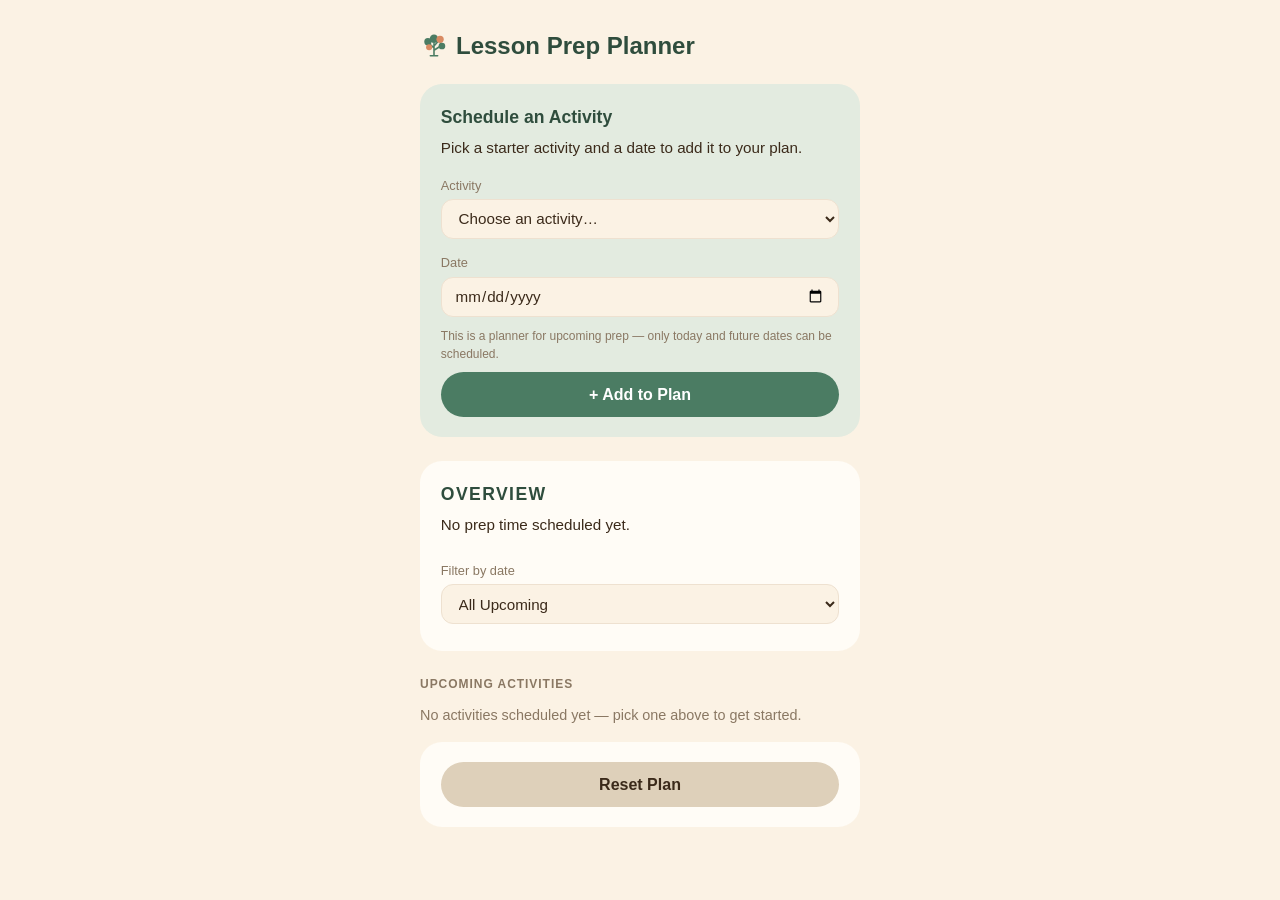
<file: index.html>
<!DOCTYPE html>
<html lang="en">
<head>
<meta charset="UTF-8">
<meta name="viewport" content="width=device-width, initial-scale=1.0">
<title>Lesson Prep Planner</title>
<link rel="stylesheet" href="styles.css">
</head>
<body>
<div class="phone-shell">
  <header class="brand">
    <span class="logo-mark" aria-hidden="true">
      <svg viewBox="0 0 46 46" role="presentation">
        <path d="M23 39V19M23 26l-8-7M23 23l8-9M23 30l11-7M17 39h12" stroke="#4b7c63" stroke-width="2.6" stroke-linecap="round" />
        <circle cx="13" cy="16" r="6" fill="#4b7c63" />
        <circle cx="23" cy="11" r="7" fill="#4b7c63" />
        <circle cx="33" cy="12" r="6" fill="#d98b62" />
        <circle cx="36" cy="23" r="5.5" fill="#4b7c63" />
        <circle cx="15" cy="25" r="5" fill="#d98b62" />
      </svg>
    </span>
    <h1>Lesson Prep Planner</h1>
  </header>

  <main>
    <section class="panel panel-mint" aria-labelledby="schedule-heading">
      <h2 id="schedule-heading">Schedule an Activity</h2>
      <p>Pick a starter activity and a date to add it to your plan.</p>

      <form id="schedule-form" novalidate>
        <label for="activity-select">Activity</label>
        <select id="activity-select" name="activity"></select>
        <span class="inline-error" id="activity-error" hidden></span>

        <label for="date-input">Date</label>
        <input type="date" id="date-input" name="date">
        <span class="inline-error" id="date-error" hidden></span>
        <span class="field-hint">This is a planner for upcoming prep — only today and future dates can be scheduled.</span>

        <button type="submit" class="pill-btn">+ Add to Plan</button>
      </form>
    </section>

    <section class="panel" aria-labelledby="overview-heading">
      <h2 id="overview-heading" class="section-label">Overview</h2>
      <div class="summary-chips" id="summary-chips"></div>

      <label for="date-filter">Filter by date</label>
      <select id="date-filter"></select>
    </section>

    <section aria-labelledby="activities-heading">
      <h2 id="activities-heading" class="section-label">Upcoming Activities</h2>
      <div id="activities-list"></div>
    </section>

    <section class="panel reset-panel" aria-label="Reset plan">
      <button type="button" id="reset-button" class="pill-btn pill-btn-silver">Reset Plan</button>
      <p class="empty-message" id="reset-confirmation" role="status" hidden>Plan reset.</p>
    </section>
  </main>
</div>

<script src="activities-data.js"></script>
<script src="app.js"></script>
</body>
</html>
</file>
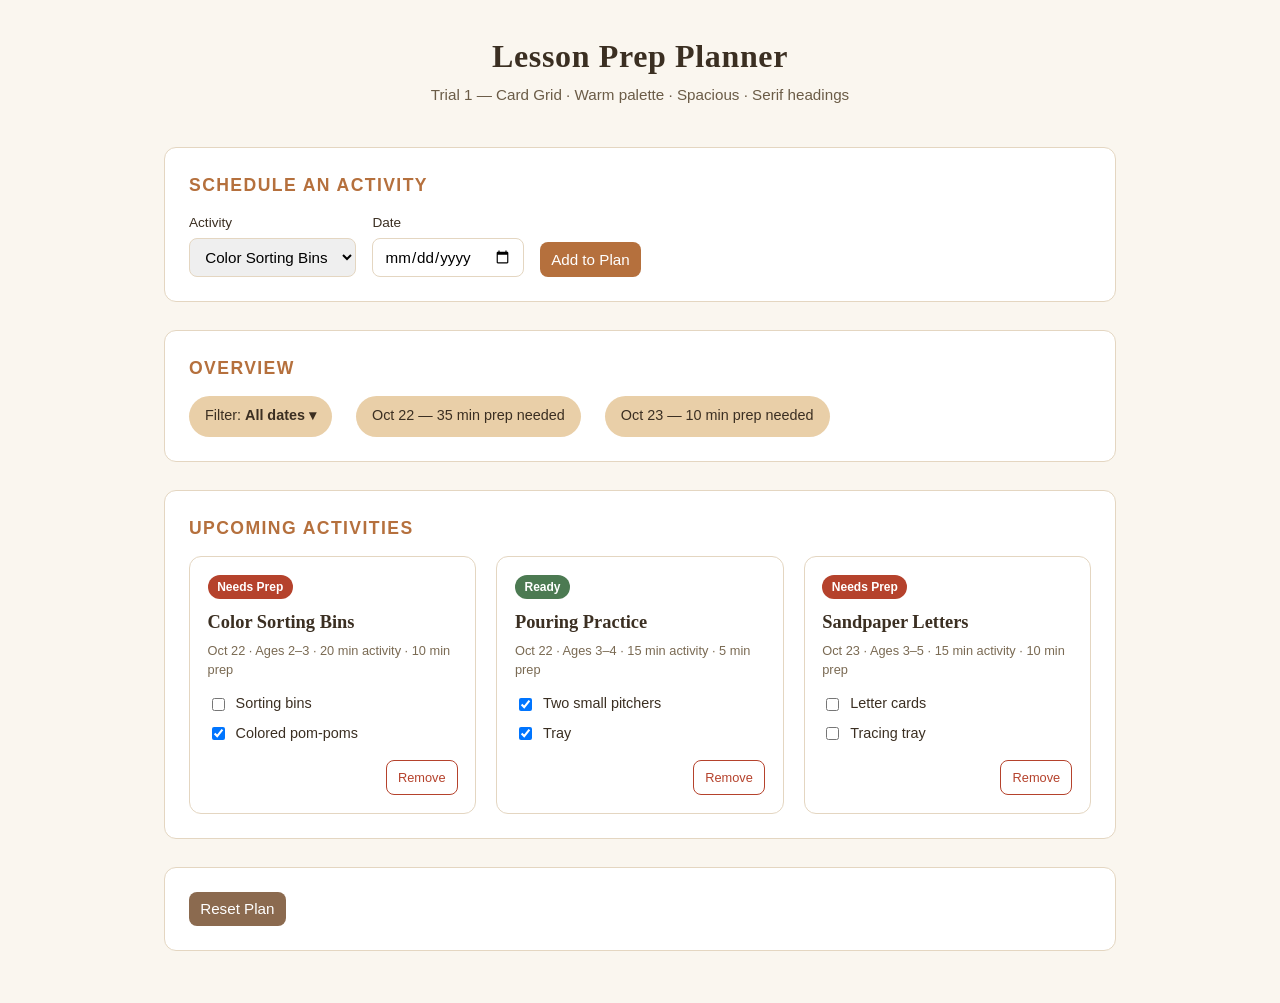
<file: design-trials/trial-1-cards.html>
<!DOCTYPE html>
<html lang="en">
<head>
<meta charset="UTF-8">
<meta name="viewport" content="width=device-width, initial-scale=1.0">
<title>Trial 1 — Card Grid (Warm/Spacious)</title>
<style>
  :root {
    --bg: #faf6ef;
    --panel: #ffffff;
    --ink: #3b2f22;
    --accent: #b5703d;
    --accent-soft: #e9cfa8;
    --ready: #4c7a52;
    --needs-prep: #b5422c;
    --border: #e4d6c1;
  }
  * { box-sizing: border-box; }
  body {
    margin: 0;
    font-family: Georgia, 'Times New Roman', serif;
    background: var(--bg);
    color: var(--ink);
    line-height: 1.5;
  }
  header {
    padding: 2rem 1.5rem 1rem;
    text-align: center;
  }
  header h1 {
    margin: 0 0 0.25rem;
    font-size: 2rem;
    letter-spacing: 0.02em;
  }
  header p {
    margin: 0;
    color: #6b5c47;
    font-family: Verdana, sans-serif;
    font-size: 0.95rem;
  }
  main {
    max-width: 1000px;
    margin: 0 auto;
    padding: 1.5rem;
  }
  .panel {
    background: var(--panel);
    border: 1px solid var(--border);
    border-radius: 12px;
    padding: 1.5rem;
    margin-bottom: 1.75rem;
  }
  .panel h2 {
    font-size: 1.1rem;
    margin-top: 0;
    font-family: Verdana, sans-serif;
    text-transform: uppercase;
    letter-spacing: 0.08em;
    color: var(--accent);
  }
  .controls-row {
    display: flex;
    flex-wrap: wrap;
    gap: 1rem;
    align-items: flex-end;
    font-family: Verdana, sans-serif;
  }
  label { display: block; font-size: 0.85rem; margin-bottom: 0.3rem; }
  select, input, button {
    font-family: Verdana, sans-serif;
    font-size: 0.95rem;
    padding: 0.55rem 0.7rem;
    border-radius: 8px;
    border: 1px solid var(--border);
  }
  button {
    background: var(--accent);
    color: white;
    border: none;
    cursor: pointer;
  }
  .summary-strip {
    display: flex;
    gap: 1.5rem;
    flex-wrap: wrap;
    font-family: Verdana, sans-serif;
  }
  .summary-chip {
    background: var(--accent-soft);
    padding: 0.6rem 1rem;
    border-radius: 999px;
    font-size: 0.9rem;
  }
  .card-grid {
    display: grid;
    grid-template-columns: repeat(auto-fit, minmax(260px, 1fr));
    gap: 1.25rem;
  }
  .activity-card {
    background: var(--panel);
    border: 1px solid var(--border);
    border-radius: 12px;
    padding: 1.1rem;
  }
  .activity-card h3 {
    margin: 0 0 0.3rem;
    font-size: 1.15rem;
  }
  .meta {
    font-family: Verdana, sans-serif;
    font-size: 0.8rem;
    color: #7a6a53;
    margin-bottom: 0.6rem;
  }
  .status-badge {
    display: inline-block;
    font-family: Verdana, sans-serif;
    font-size: 0.75rem;
    font-weight: bold;
    padding: 0.2rem 0.6rem;
    border-radius: 999px;
    color: white;
    margin-bottom: 0.6rem;
  }
  .status-ready { background: var(--ready); }
  .status-needs-prep { background: var(--needs-prep); }
  .materials-list {
    font-family: Verdana, sans-serif;
    font-size: 0.9rem;
    list-style: none;
    padding: 0;
    margin: 0 0 0.75rem;
  }
  .materials-list li {
    display: flex;
    align-items: center;
    gap: 0.5rem;
    padding: 0.25rem 0;
  }
  .card-actions {
    display: flex;
    justify-content: flex-end;
  }
  .card-actions button {
    background: transparent;
    color: var(--needs-prep);
    border: 1px solid var(--needs-prep);
    font-size: 0.8rem;
  }
</style>
</head>
<body>
<header>
  <h1>Lesson Prep Planner</h1>
  <p>Trial 1 — Card Grid · Warm palette · Spacious · Serif headings</p>
</header>
<main>
  <section class="panel">
    <h2>Schedule an Activity</h2>
    <div class="controls-row">
      <div>
        <label for="activity">Activity</label>
        <select id="activity"><option>Color Sorting Bins</option></select>
      </div>
      <div>
        <label for="date">Date</label>
        <input id="date" type="date">
      </div>
      <button type="button">Add to Plan</button>
    </div>
  </section>

  <section class="panel">
    <h2>Overview</h2>
    <div class="summary-strip">
      <span class="summary-chip">Filter: <strong>All dates ▾</strong></span>
      <span class="summary-chip">Oct 22 — 35 min prep needed</span>
      <span class="summary-chip">Oct 23 — 10 min prep needed</span>
    </div>
  </section>

  <section class="panel">
    <h2>Upcoming Activities</h2>
    <div class="card-grid">
      <article class="activity-card">
        <span class="status-badge status-needs-prep">Needs Prep</span>
        <h3>Color Sorting Bins</h3>
        <div class="meta">Oct 22 · Ages 2–3 · 20 min activity · 10 min prep</div>
        <ul class="materials-list">
          <li><input type="checkbox"> Sorting bins</li>
          <li><input type="checkbox" checked> Colored pom-poms</li>
        </ul>
        <div class="card-actions"><button type="button">Remove</button></div>
      </article>
      <article class="activity-card">
        <span class="status-badge status-ready">Ready</span>
        <h3>Pouring Practice</h3>
        <div class="meta">Oct 22 · Ages 3–4 · 15 min activity · 5 min prep</div>
        <ul class="materials-list">
          <li><input type="checkbox" checked> Two small pitchers</li>
          <li><input type="checkbox" checked> Tray</li>
        </ul>
        <div class="card-actions"><button type="button">Remove</button></div>
      </article>
      <article class="activity-card">
        <span class="status-badge status-needs-prep">Needs Prep</span>
        <h3>Sandpaper Letters</h3>
        <div class="meta">Oct 23 · Ages 3–5 · 15 min activity · 10 min prep</div>
        <ul class="materials-list">
          <li><input type="checkbox"> Letter cards</li>
          <li><input type="checkbox"> Tracing tray</li>
        </ul>
        <div class="card-actions"><button type="button">Remove</button></div>
      </article>
    </div>
  </section>

  <section class="panel">
    <button type="button" style="background:#8b6a4f;">Reset Plan</button>
  </section>
</main>
</body>
</html>
</file>
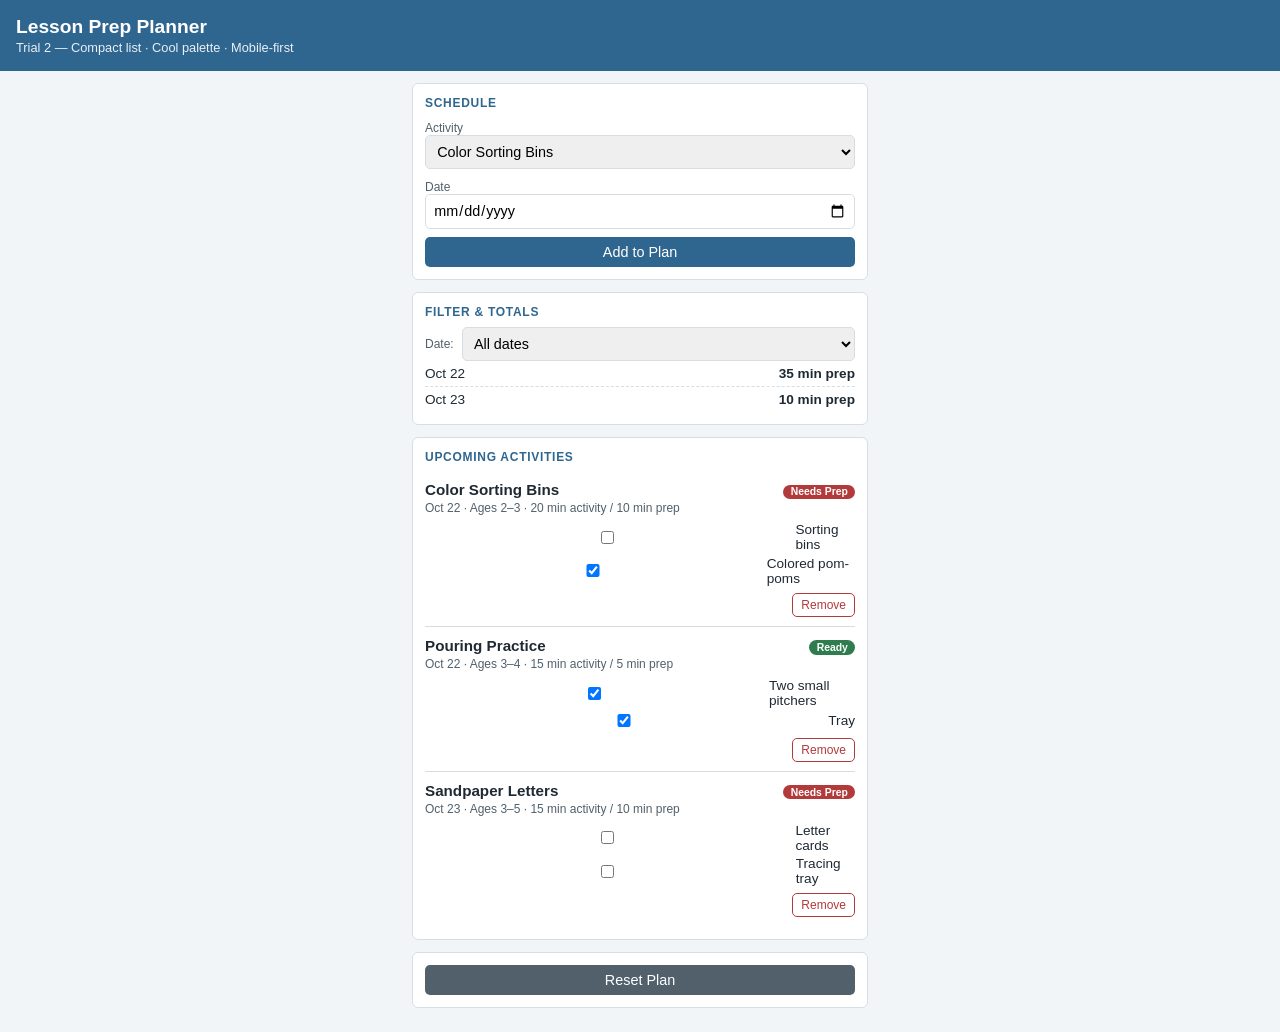
<file: design-trials/trial-2-list.html>
<!DOCTYPE html>
<html lang="en">
<head>
<meta charset="UTF-8">
<meta name="viewport" content="width=device-width, initial-scale=1.0">
<title>Trial 2 — Compact List (Mobile-first)</title>
<style>
  :root {
    --bg: #f2f5f7;
    --panel: #ffffff;
    --ink: #1f2933;
    --accent: #2f6690;
    --ready: #2f7d4f;
    --needs-prep: #b23a3a;
    --border: #d7dee3;
  }
  * { box-sizing: border-box; }
  body {
    margin: 0;
    font-family: -apple-system, 'Helvetica Neue', Arial, sans-serif;
    background: var(--bg);
    color: var(--ink);
    font-size: 15px;
  }
  header {
    background: var(--accent);
    color: white;
    padding: 1rem;
    position: sticky;
    top: 0;
  }
  header h1 { margin: 0; font-size: 1.2rem; }
  header p { margin: 0.1rem 0 0; font-size: 0.8rem; opacity: 0.9; }
  main {
    max-width: 480px;
    margin: 0 auto;
    padding: 0.75rem;
  }
  .panel {
    background: var(--panel);
    border: 1px solid var(--border);
    border-radius: 6px;
    padding: 0.75rem;
    margin-bottom: 0.75rem;
  }
  .panel h2 {
    font-size: 0.75rem;
    text-transform: uppercase;
    letter-spacing: 0.06em;
    color: var(--accent);
    margin: 0 0 0.5rem;
  }
  .form-row {
    display: flex;
    flex-direction: column;
    gap: 0.5rem;
  }
  label { font-size: 0.75rem; color: #51606b; }
  select, input, button {
    font-family: inherit;
    font-size: 0.9rem;
    padding: 0.45rem;
    border-radius: 5px;
    border: 1px solid var(--border);
    width: 100%;
  }
  button {
    background: var(--accent);
    color: white;
    border: none;
  }
  .filter-row {
    display: flex;
    gap: 0.5rem;
    align-items: center;
  }
  .filter-row select { width: auto; flex: 1; }
  .totals {
    display: flex;
    justify-content: space-between;
    font-size: 0.85rem;
    padding: 0.3rem 0;
    border-bottom: 1px dashed var(--border);
  }
  .totals:last-child { border-bottom: none; }
  .activity-row {
    border-bottom: 1px solid var(--border);
    padding: 0.6rem 0;
  }
  .activity-row:last-child { border-bottom: none; }
  .row-top {
    display: flex;
    justify-content: space-between;
    align-items: baseline;
  }
  .row-top h3 { margin: 0; font-size: 0.95rem; }
  .status-pill {
    font-size: 0.65rem;
    font-weight: bold;
    padding: 0.1rem 0.45rem;
    border-radius: 999px;
    color: white;
  }
  .status-ready { background: var(--ready); }
  .status-needs-prep { background: var(--needs-prep); }
  .meta { font-size: 0.75rem; color: #51606b; margin: 0.15rem 0 0.35rem; }
  .materials-list {
    list-style: none;
    padding: 0;
    margin: 0 0 0.35rem;
    font-size: 0.85rem;
  }
  .materials-list li { display: flex; gap: 0.4rem; align-items: center; padding: 0.1rem 0; }
  .row-actions { text-align: right; }
  .row-actions button {
    width: auto;
    background: none;
    color: var(--needs-prep);
    border: 1px solid var(--needs-prep);
    font-size: 0.75rem;
    padding: 0.25rem 0.5rem;
  }
</style>
</head>
<body>
<header>
  <h1>Lesson Prep Planner</h1>
  <p>Trial 2 — Compact list · Cool palette · Mobile-first</p>
</header>
<main>
  <section class="panel">
    <h2>Schedule</h2>
    <div class="form-row">
      <div>
        <label for="activity">Activity</label>
        <select id="activity"><option>Color Sorting Bins</option></select>
      </div>
      <div>
        <label for="date">Date</label>
        <input id="date" type="date">
      </div>
      <button type="button">Add to Plan</button>
    </div>
  </section>

  <section class="panel">
    <h2>Filter &amp; Totals</h2>
    <div class="filter-row">
      <label for="filter">Date:</label>
      <select id="filter"><option>All dates</option><option>Oct 22</option><option>Oct 23</option></select>
    </div>
    <div class="totals"><span>Oct 22</span><strong>35 min prep</strong></div>
    <div class="totals"><span>Oct 23</span><strong>10 min prep</strong></div>
  </section>

  <section class="panel">
    <h2>Upcoming Activities</h2>
    <div class="activity-row">
      <div class="row-top">
        <h3>Color Sorting Bins</h3>
        <span class="status-pill status-needs-prep">Needs Prep</span>
      </div>
      <div class="meta">Oct 22 · Ages 2–3 · 20 min activity / 10 min prep</div>
      <ul class="materials-list">
        <li><input type="checkbox"> Sorting bins</li>
        <li><input type="checkbox" checked> Colored pom-poms</li>
      </ul>
      <div class="row-actions"><button type="button">Remove</button></div>
    </div>
    <div class="activity-row">
      <div class="row-top">
        <h3>Pouring Practice</h3>
        <span class="status-pill status-ready">Ready</span>
      </div>
      <div class="meta">Oct 22 · Ages 3–4 · 15 min activity / 5 min prep</div>
      <ul class="materials-list">
        <li><input type="checkbox" checked> Two small pitchers</li>
        <li><input type="checkbox" checked> Tray</li>
      </ul>
      <div class="row-actions"><button type="button">Remove</button></div>
    </div>
    <div class="activity-row">
      <div class="row-top">
        <h3>Sandpaper Letters</h3>
        <span class="status-pill status-needs-prep">Needs Prep</span>
      </div>
      <div class="meta">Oct 23 · Ages 3–5 · 15 min activity / 10 min prep</div>
      <ul class="materials-list">
        <li><input type="checkbox"> Letter cards</li>
        <li><input type="checkbox"> Tracing tray</li>
      </ul>
      <div class="row-actions"><button type="button">Remove</button></div>
    </div>
  </section>

  <section class="panel">
    <button type="button" style="background:#51606b;">Reset Plan</button>
  </section>
</main>
</body>
</html>
</file>
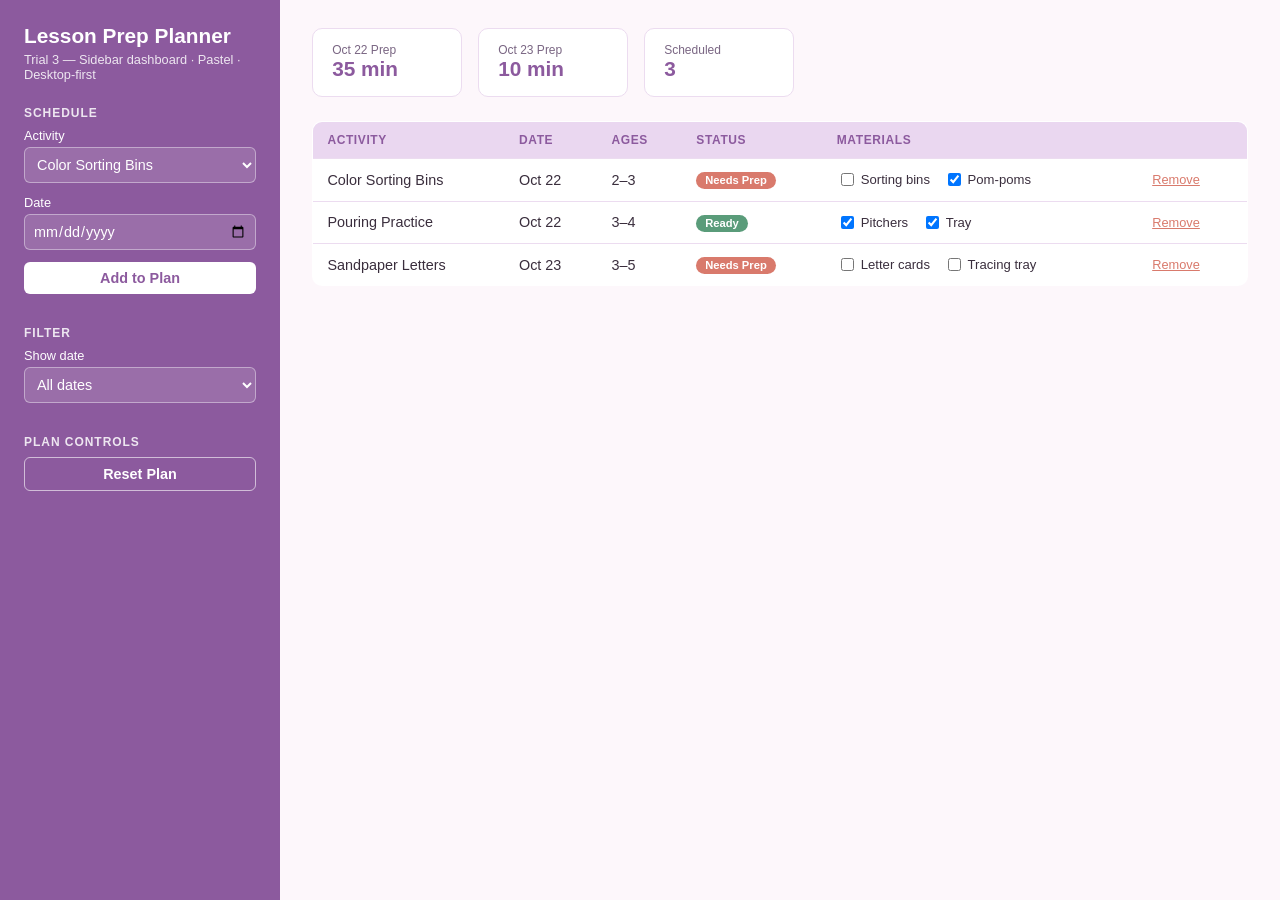
<file: design-trials/trial-3-dashboard.html>
<!DOCTYPE html>
<html lang="en">
<head>
<meta charset="UTF-8">
<meta name="viewport" content="width=device-width, initial-scale=1.0">
<title>Trial 3 — Sidebar Dashboard (Desktop-first, Pastel)</title>
<style>
  :root {
    --bg: #fdf7fb;
    --panel: #ffffff;
    --ink: #3a2e3d;
    --accent: #8c5a9e;
    --accent-light: #ead7f0;
    --ready: #5a9c7a;
    --needs-prep: #d97a6c;
    --border: #ecdcf0;
  }
  * { box-sizing: border-box; }
  body {
    margin: 0;
    font-family: 'Trebuchet MS', Verdana, sans-serif;
    background: var(--bg);
    color: var(--ink);
  }
  .layout {
    display: grid;
    grid-template-columns: 280px 1fr;
    min-height: 100vh;
  }
  aside {
    background: var(--accent);
    color: white;
    padding: 1.5rem;
  }
  aside h1 { font-size: 1.3rem; margin: 0 0 0.25rem; }
  aside p.tagline { font-size: 0.8rem; opacity: 0.85; margin: 0 0 1.5rem; }
  aside h2 {
    font-size: 0.75rem;
    text-transform: uppercase;
    letter-spacing: 0.08em;
    opacity: 0.85;
    margin: 1.25rem 0 0.5rem;
  }
  aside label { display: block; font-size: 0.8rem; margin-bottom: 0.25rem; }
  aside select, aside input, aside button {
    width: 100%;
    font-family: inherit;
    font-size: 0.9rem;
    padding: 0.5rem;
    border-radius: 6px;
    border: 1px solid rgba(255,255,255,0.4);
    margin-bottom: 0.75rem;
    background: rgba(255,255,255,0.12);
    color: white;
  }
  aside select option { color: #333; }
  aside button {
    background: white;
    color: var(--accent);
    font-weight: bold;
    border: none;
    cursor: pointer;
  }
  .reset-btn { background: transparent !important; color: white !important; border: 1px solid rgba(255,255,255,0.6) !important; }
  main {
    padding: 1.75rem 2rem;
  }
  .summary-cards {
    display: flex;
    gap: 1rem;
    margin-bottom: 1.5rem;
    flex-wrap: wrap;
  }
  .summary-card {
    background: var(--panel);
    border: 1px solid var(--border);
    border-radius: 10px;
    padding: 0.9rem 1.2rem;
    min-width: 150px;
  }
  .summary-card .label { font-size: 0.75rem; color: #7a6683; }
  .summary-card .value { font-size: 1.3rem; font-weight: bold; color: var(--accent); }
  table.activity-table {
    width: 100%;
    border-collapse: collapse;
    background: var(--panel);
    border: 1px solid var(--border);
    border-radius: 10px;
    overflow: hidden;
  }
  table.activity-table th, table.activity-table td {
    text-align: left;
    padding: 0.7rem 0.9rem;
    border-bottom: 1px solid var(--border);
    font-size: 0.9rem;
  }
  table.activity-table th {
    background: var(--accent-light);
    font-size: 0.75rem;
    text-transform: uppercase;
    letter-spacing: 0.05em;
    color: var(--accent);
  }
  .status-tag {
    font-size: 0.7rem;
    font-weight: bold;
    padding: 0.15rem 0.55rem;
    border-radius: 999px;
    color: white;
  }
  .status-ready { background: var(--ready); }
  .status-needs-prep { background: var(--needs-prep); }
  .materials-inline label { display: inline-flex; align-items: center; gap: 0.25rem; margin-right: 0.6rem; font-size: 0.82rem; }
  .remove-link {
    background: none;
    border: none;
    color: var(--needs-prep);
    text-decoration: underline;
    cursor: pointer;
    font-size: 0.8rem;
  }
  @media (max-width: 720px) {
    .layout { grid-template-columns: 1fr; }
    aside { order: 2; }
  }
</style>
</head>
<body>
<div class="layout">
  <aside>
    <h1>Lesson Prep Planner</h1>
    <p class="tagline">Trial 3 — Sidebar dashboard · Pastel · Desktop-first</p>

    <h2>Schedule</h2>
    <label for="activity">Activity</label>
    <select id="activity"><option>Color Sorting Bins</option></select>
    <label for="date">Date</label>
    <input id="date" type="date">
    <button type="button">Add to Plan</button>

    <h2>Filter</h2>
    <label for="filter">Show date</label>
    <select id="filter"><option>All dates</option><option>Oct 22</option><option>Oct 23</option></select>

    <h2>Plan Controls</h2>
    <button type="button" class="reset-btn">Reset Plan</button>
  </aside>
  <main>
    <div class="summary-cards">
      <div class="summary-card"><div class="label">Oct 22 Prep</div><div class="value">35 min</div></div>
      <div class="summary-card"><div class="label">Oct 23 Prep</div><div class="value">10 min</div></div>
      <div class="summary-card"><div class="label">Scheduled</div><div class="value">3</div></div>
    </div>
    <table class="activity-table">
      <thead>
        <tr><th>Activity</th><th>Date</th><th>Ages</th><th>Status</th><th>Materials</th><th></th></tr>
      </thead>
      <tbody>
        <tr>
          <td>Color Sorting Bins</td>
          <td>Oct 22</td>
          <td>2–3</td>
          <td><span class="status-tag status-needs-prep">Needs Prep</span></td>
          <td class="materials-inline">
            <label><input type="checkbox"> Sorting bins</label>
            <label><input type="checkbox" checked> Pom-poms</label>
          </td>
          <td><button type="button" class="remove-link">Remove</button></td>
        </tr>
        <tr>
          <td>Pouring Practice</td>
          <td>Oct 22</td>
          <td>3–4</td>
          <td><span class="status-tag status-ready">Ready</span></td>
          <td class="materials-inline">
            <label><input type="checkbox" checked> Pitchers</label>
            <label><input type="checkbox" checked> Tray</label>
          </td>
          <td><button type="button" class="remove-link">Remove</button></td>
        </tr>
        <tr>
          <td>Sandpaper Letters</td>
          <td>Oct 23</td>
          <td>3–5</td>
          <td><span class="status-tag status-needs-prep">Needs Prep</span></td>
          <td class="materials-inline">
            <label><input type="checkbox"> Letter cards</label>
            <label><input type="checkbox"> Tracing tray</label>
          </td>
          <td><button type="button" class="remove-link">Remove</button></td>
        </tr>
      </tbody>
    </table>
  </main>
</div>
</body>
</html>
</file>
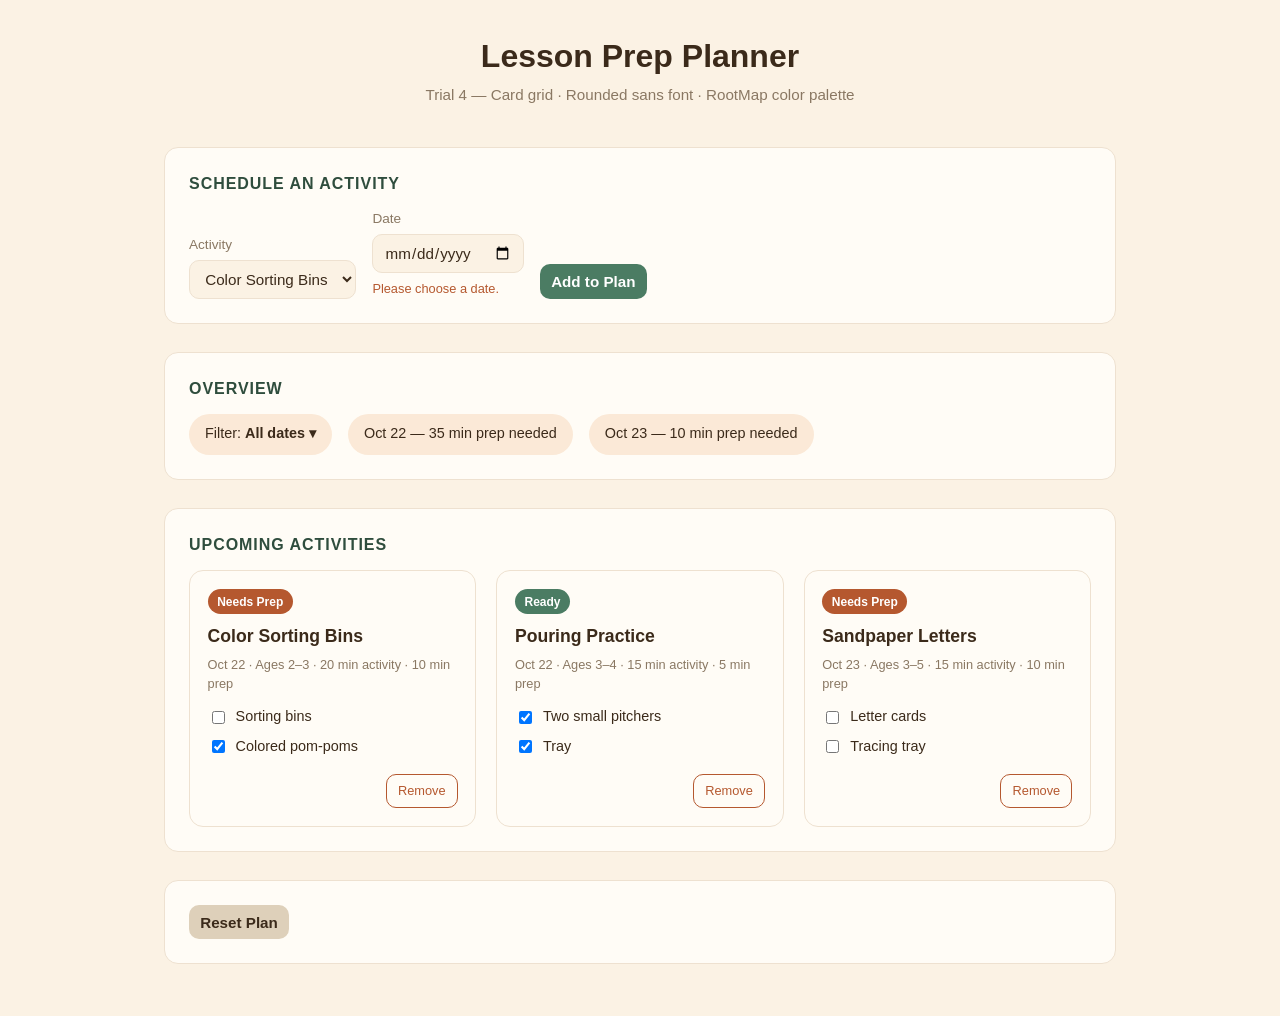
<file: design-trials/trial-4-final-direction.html>
<!DOCTYPE html>
<html lang="en">
<head>
<meta charset="UTF-8">
<meta name="viewport" content="width=device-width, initial-scale=1.0">
<title>Trial 4 — Final Direction (Cards + Rounded Sans + RootMap Colors)</title>
<style>
  :root {
    --bg: #fbf2e4;
    --card: #fffcf6;
    --elevated: #eef1e6;
    --primary: #4b7c63;
    --primary-dark: #2f4d3d;
    --danger: #b5582f;
    --apricot: #fbe9d7;
    --silver: #ded0ba;
    --text: #3b2a1a;
    --muted: #8a7863;
    --border: #eee1d0;
    --on-primary: #ffffff;
  }
  * { box-sizing: border-box; }
  body {
    margin: 0;
    font-family: 'Trebuchet MS', Verdana, sans-serif;
    background: var(--bg);
    color: var(--text);
    line-height: 1.5;
  }
  header {
    padding: 2rem 1.5rem 1rem;
    text-align: center;
  }
  header h1 {
    margin: 0 0 0.25rem;
    font-size: 2rem;
  }
  header p {
    margin: 0;
    color: var(--muted);
    font-size: 0.95rem;
  }
  main {
    max-width: 1000px;
    margin: 0 auto;
    padding: 1.5rem;
  }
  .panel {
    background: var(--card);
    border: 1px solid var(--border);
    border-radius: 14px;
    padding: 1.5rem;
    margin-bottom: 1.75rem;
  }
  .panel h2 {
    font-size: 1rem;
    margin-top: 0;
    text-transform: uppercase;
    letter-spacing: 0.06em;
    color: var(--primary-dark);
  }
  .controls-row {
    display: flex;
    flex-wrap: wrap;
    gap: 1rem;
    align-items: flex-end;
  }
  label { display: block; font-size: 0.85rem; margin-bottom: 0.3rem; color: var(--muted); }
  select, input, button {
    font-family: inherit;
    font-size: 0.95rem;
    padding: 0.55rem 0.7rem;
    border-radius: 10px;
    border: 1px solid var(--border);
    background: var(--bg);
    color: var(--text);
  }
  button {
    background: var(--primary);
    color: var(--on-primary);
    border: none;
    cursor: pointer;
    font-weight: bold;
  }
  button:hover { background: var(--primary-dark); }
  .inline-error {
    color: var(--danger);
    font-size: 0.8rem;
    margin-top: 0.4rem;
    display: block;
  }
  .summary-strip {
    display: flex;
    gap: 1rem;
    flex-wrap: wrap;
  }
  .summary-chip {
    background: var(--apricot);
    color: var(--text);
    padding: 0.6rem 1rem;
    border-radius: 999px;
    font-size: 0.9rem;
  }
  .card-grid {
    display: grid;
    grid-template-columns: repeat(auto-fit, minmax(260px, 1fr));
    gap: 1.25rem;
  }
  .activity-card {
    background: var(--card);
    border: 1px solid var(--border);
    border-radius: 14px;
    padding: 1.1rem;
  }
  .activity-card h3 {
    margin: 0 0 0.3rem;
    font-size: 1.1rem;
  }
  .meta {
    font-size: 0.8rem;
    color: var(--muted);
    margin-bottom: 0.6rem;
  }
  .status-badge {
    display: inline-block;
    font-size: 0.75rem;
    font-weight: bold;
    padding: 0.2rem 0.6rem;
    border-radius: 999px;
    color: var(--on-primary);
    margin-bottom: 0.6rem;
  }
  .status-ready { background: var(--primary); }
  .status-needs-prep { background: var(--danger); }
  .materials-list {
    font-size: 0.9rem;
    list-style: none;
    padding: 0;
    margin: 0 0 0.75rem;
  }
  .materials-list li {
    display: flex;
    align-items: center;
    gap: 0.5rem;
    padding: 0.25rem 0;
  }
  .card-actions {
    display: flex;
    justify-content: flex-end;
  }
  .card-actions button {
    background: transparent;
    color: var(--danger);
    border: 1px solid var(--danger);
    font-size: 0.8rem;
    font-weight: normal;
  }
  .card-actions button:hover { background: var(--danger); color: var(--on-primary); }
  .reset-btn {
    background: var(--silver);
    color: var(--text);
  }
  @media (max-width: 480px) {
    .controls-row { flex-direction: column; align-items: stretch; }
  }
</style>
</head>
<body>
<header>
  <h1>Lesson Prep Planner</h1>
  <p>Trial 4 — Card grid · Rounded sans font · RootMap color palette</p>
</header>
<main>
  <section class="panel">
    <h2>Schedule an Activity</h2>
    <div class="controls-row">
      <div>
        <label for="activity">Activity</label>
        <select id="activity"><option>Color Sorting Bins</option></select>
      </div>
      <div>
        <label for="date">Date</label>
        <input id="date" type="date">
        <span class="inline-error">Please choose a date.</span>
      </div>
      <button type="button">Add to Plan</button>
    </div>
  </section>

  <section class="panel">
    <h2>Overview</h2>
    <div class="summary-strip">
      <span class="summary-chip">Filter: <strong>All dates ▾</strong></span>
      <span class="summary-chip">Oct 22 — 35 min prep needed</span>
      <span class="summary-chip">Oct 23 — 10 min prep needed</span>
    </div>
  </section>

  <section class="panel">
    <h2>Upcoming Activities</h2>
    <div class="card-grid">
      <article class="activity-card">
        <span class="status-badge status-needs-prep">Needs Prep</span>
        <h3>Color Sorting Bins</h3>
        <div class="meta">Oct 22 · Ages 2–3 · 20 min activity · 10 min prep</div>
        <ul class="materials-list">
          <li><input type="checkbox"> Sorting bins</li>
          <li><input type="checkbox" checked> Colored pom-poms</li>
        </ul>
        <div class="card-actions"><button type="button">Remove</button></div>
      </article>
      <article class="activity-card">
        <span class="status-badge status-ready">Ready</span>
        <h3>Pouring Practice</h3>
        <div class="meta">Oct 22 · Ages 3–4 · 15 min activity · 5 min prep</div>
        <ul class="materials-list">
          <li><input type="checkbox" checked> Two small pitchers</li>
          <li><input type="checkbox" checked> Tray</li>
        </ul>
        <div class="card-actions"><button type="button">Remove</button></div>
      </article>
      <article class="activity-card">
        <span class="status-badge status-needs-prep">Needs Prep</span>
        <h3>Sandpaper Letters</h3>
        <div class="meta">Oct 23 · Ages 3–5 · 15 min activity · 10 min prep</div>
        <ul class="materials-list">
          <li><input type="checkbox"> Letter cards</li>
          <li><input type="checkbox"> Tracing tray</li>
        </ul>
        <div class="card-actions"><button type="button">Remove</button></div>
      </article>
    </div>
  </section>

  <section class="panel">
    <button type="button" class="reset-btn">Reset Plan</button>
  </section>
</main>
</body>
</html>
</file>
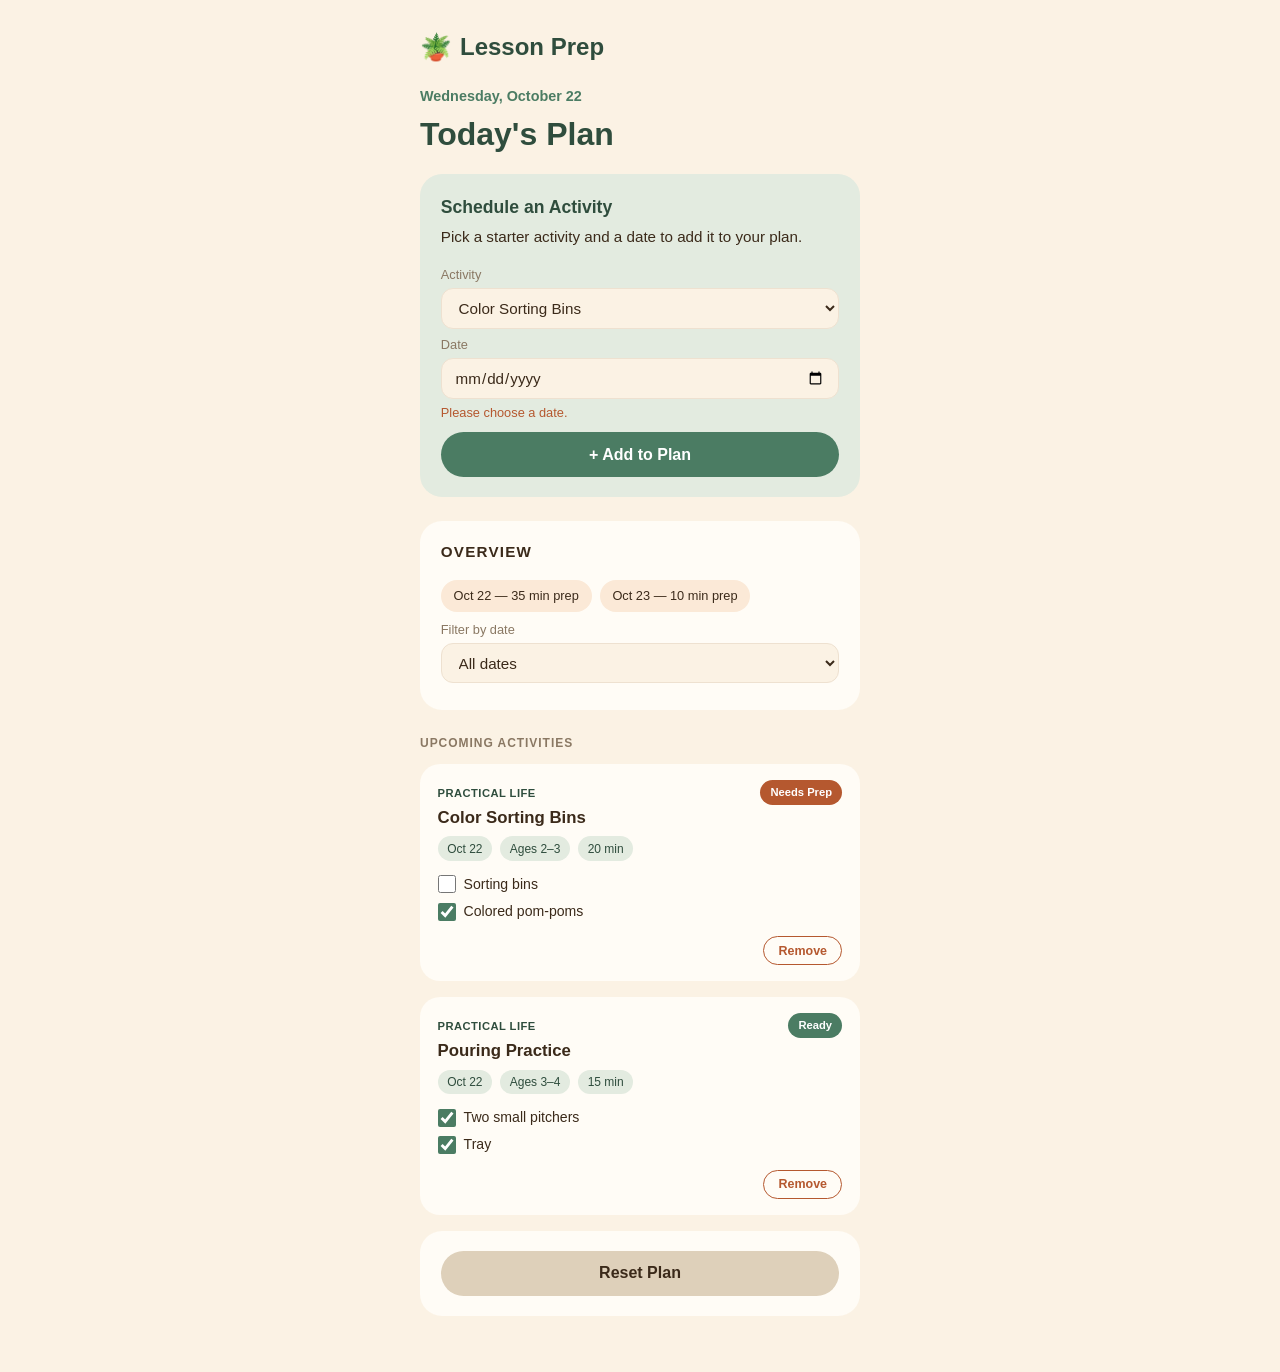
<file: design-trials/trial-5-rootmap-style.html>
<!DOCTYPE html>
<html lang="en">
<head>
<meta charset="UTF-8">
<meta name="viewport" content="width=device-width, initial-scale=1.0">
<title>Trial 5 — RootMap Visual Style</title>
<style>
  :root {
    --bg: #fbf2e4;
    --card: #fffcf6;
    --mint: #e3ebe0;
    --primary: #4b7c63;
    --primary-dark: #2f4d3d;
    --danger: #b5582f;
    --apricot: #fbe9d7;
    --silver: #ded0ba;
    --text: #3b2a1a;
    --muted: #8a7863;
    --border: #eee1d0;
    --on-primary: #ffffff;
  }
  * { box-sizing: border-box; }
  body {
    margin: 0;
    /* Rounded, friendly system sans (stand-in for RootMap's Nunito, no CDN allowed) */
    font-family: -apple-system, 'Segoe UI', Verdana, sans-serif;
    background: var(--bg);
    color: var(--text);
    line-height: 1.5;
  }
  .phone-shell {
    max-width: 480px;
    margin: 0 auto;
    padding: 1.75rem 1.25rem 2rem;
  }
  .brand {
    display: flex;
    align-items: center;
    gap: 0.5rem;
    margin-bottom: 1.25rem;
  }
  .brand .logo-mark { font-size: 1.6rem; }
  .brand h1 {
    font-size: 1.5rem;
    font-weight: 800;
    color: var(--primary-dark);
    margin: 0;
  }
  .date-line {
    color: var(--primary);
    font-weight: 600;
    font-size: 0.9rem;
    margin: 0 0 0.1rem;
  }
  .page-title {
    font-size: 2rem;
    font-weight: 800;
    color: var(--primary-dark);
    margin: 0 0 1rem;
  }
  .panel {
    background: var(--card);
    border-radius: 22px;
    padding: 1.25rem 1.3rem;
    margin-bottom: 1.5rem;
  }
  .panel-mint { background: var(--mint); }
  .panel h2.script {
    font-size: 1.1rem;
    font-weight: 800;
    color: var(--primary-dark);
    margin: 0 0 0.4rem;
  }
  .panel p { margin: 0 0 1rem; color: var(--text); font-size: 0.95rem; }
  .pill-btn {
    display: inline-flex;
    align-items: center;
    justify-content: center;
    gap: 0.4rem;
    width: 100%;
    background: var(--primary);
    color: var(--on-primary);
    border: none;
    border-radius: 999px;
    padding: 0.85rem 1.2rem;
    font-size: 1rem;
    font-weight: bold;
    cursor: pointer;
    font-family: inherit;
  }
  .pill-btn:hover { background: var(--primary-dark); }
  .pill-btn-outline {
    background: transparent;
    color: var(--danger);
    border: 1.5px solid var(--danger);
  }
  /* Text/date/select fields only — checkboxes are styled separately below
     so this full-width rule doesn't stretch them. */
  select, input[type="text"], input[type="date"] {
    font-family: inherit;
    font-size: 0.95rem;
    padding: 0.6rem 0.8rem;
    border-radius: 12px;
    border: 1px solid var(--border);
    background: var(--bg);
    color: var(--text);
    width: 100%;
    margin-bottom: 0.4rem;
  }
  input[type="checkbox"] {
    width: 18px;
    height: 18px;
    accent-color: var(--primary);
    flex: none;
    margin: 0;
  }
  label { display: block; font-size: 0.8rem; color: var(--muted); margin-bottom: 0.25rem; }
  .inline-error { color: var(--danger); font-size: 0.8rem; display: block; margin: -0.1rem 0 0.6rem; }
  .section-label {
    text-transform: uppercase;
    letter-spacing: 0.08em;
    font-size: 0.75rem;
    font-weight: bold;
    color: var(--muted);
    margin: 0 0 0.75rem;
  }
  .summary-chips {
    display: flex;
    gap: 0.5rem;
    flex-wrap: wrap;
    margin-bottom: 0.5rem;
  }
  .chip {
    background: var(--apricot);
    color: var(--text);
    padding: 0.4rem 0.8rem;
    border-radius: 999px;
    font-size: 0.8rem;
  }
  .activity-card {
    background: var(--card);
    border-radius: 20px;
    padding: 1rem 1.1rem;
    margin-bottom: 1rem;
  }
  .card-top-row {
    display: flex;
    justify-content: space-between;
    align-items: flex-start;
    gap: 0.5rem;
  }
  .tag {
    display: inline-block;
    font-size: 0.7rem;
    font-weight: bold;
    text-transform: uppercase;
    letter-spacing: 0.04em;
    color: var(--primary-dark);
    margin-bottom: 0.2rem;
  }
  .activity-card h3 { margin: 0 0 0.4rem; font-size: 1.05rem; }
  .status-badge {
    font-size: 0.7rem;
    font-weight: bold;
    padding: 0.25rem 0.65rem;
    border-radius: 999px;
    color: var(--on-primary);
    white-space: nowrap;
  }
  .status-ready { background: var(--primary); }
  .status-needs-prep { background: var(--danger); }
  .meta-pills {
    display: flex;
    gap: 0.5rem;
    margin-bottom: 0.6rem;
  }
  .meta-pill {
    background: var(--mint);
    color: var(--primary-dark);
    font-size: 0.75rem;
    padding: 0.2rem 0.6rem;
    border-radius: 999px;
  }
  .materials-list {
    list-style: none;
    padding: 0;
    margin: 0 0 0.7rem;
    font-size: 0.88rem;
  }
  .materials-list li { display: flex; align-items: center; gap: 0.5rem; padding: 0.2rem 0; }
  .card-actions { text-align: right; }
  .card-actions button {
    width: auto;
    padding: 0.4rem 0.9rem;
    font-size: 0.78rem;
  }
</style>
</head>
<body>
<div class="phone-shell">
  <div class="brand">
    <span class="logo-mark">🪴</span>
    <h1>Lesson Prep</h1>
  </div>
  <p class="date-line">Wednesday, October 22</p>
  <h2 class="page-title">Today's Plan</h2>

  <section class="panel panel-mint">
    <h2 class="script">Schedule an Activity</h2>
    <p>Pick a starter activity and a date to add it to your plan.</p>
    <label for="activity">Activity</label>
    <select id="activity"><option>Color Sorting Bins</option></select>
    <label for="date">Date</label>
    <input id="date" type="date">
    <span class="inline-error">Please choose a date.</span>
    <button type="button" class="pill-btn">+ Add to Plan</button>
  </section>

  <section class="panel">
    <p class="section-label">Overview</p>
    <div class="summary-chips">
      <span class="chip">Oct 22 — 35 min prep</span>
      <span class="chip">Oct 23 — 10 min prep</span>
    </div>
    <label for="filter">Filter by date</label>
    <select id="filter"><option>All dates</option><option>Oct 22</option><option>Oct 23</option></select>
  </section>

  <p class="section-label">Upcoming Activities</p>

  <article class="activity-card">
    <div class="card-top-row">
      <div>
        <span class="tag">Practical Life</span>
        <h3>Color Sorting Bins</h3>
      </div>
      <span class="status-badge status-needs-prep">Needs Prep</span>
    </div>
    <div class="meta-pills">
      <span class="meta-pill">Oct 22</span>
      <span class="meta-pill">Ages 2–3</span>
      <span class="meta-pill">20 min</span>
    </div>
    <ul class="materials-list">
      <li><input type="checkbox"> Sorting bins</li>
      <li><input type="checkbox" checked> Colored pom-poms</li>
    </ul>
    <div class="card-actions"><button type="button" class="pill-btn pill-btn-outline">Remove</button></div>
  </article>

  <article class="activity-card">
    <div class="card-top-row">
      <div>
        <span class="tag">Practical Life</span>
        <h3>Pouring Practice</h3>
      </div>
      <span class="status-badge status-ready">Ready</span>
    </div>
    <div class="meta-pills">
      <span class="meta-pill">Oct 22</span>
      <span class="meta-pill">Ages 3–4</span>
      <span class="meta-pill">15 min</span>
    </div>
    <ul class="materials-list">
      <li><input type="checkbox" checked> Two small pitchers</li>
      <li><input type="checkbox" checked> Tray</li>
    </ul>
    <div class="card-actions"><button type="button" class="pill-btn pill-btn-outline">Remove</button></div>
  </article>

  <section class="panel" style="text-align:center;">
    <button type="button" class="pill-btn" style="background:var(--silver); color:var(--text);">Reset Plan</button>
  </section>
</div>
</body>
</html>
</file>
<file: styles.css>
/* Lesson Prep Planner styles — implements DESIGN.md exactly.
   Color palette, typography, and component rules below are adapted from
   design-trials/trial-5-rootmap-style.html (the approved visual reference). */

:root {
  --bg: #fbf2e4;
  --card: #fffcf6;
  --mint: #e3ebe0;
  --primary: #4b7c63;
  --primary-dark: #2f4d3d;
  --danger: #b5582f;
  --apricot: #fbe9d7;
  --silver: #ded0ba;
  --text: #3b2a1a;
  --muted: #8a7863;
  --border: #eee1d0;
  --on-primary: #ffffff;
}

* {
  box-sizing: border-box;
}

html {
  /* Matches body's background so a mobile overscroll/rubber-band swipe
     can't reveal a mismatched (white) canvas or repaint glitch at the
     top/bottom edges. */
  background: var(--bg);
  height: 100%;
}

body {
  margin: 0;
  min-height: 100%;
  /* Rounded, friendly system sans (stand-in for RootMap's Nunito — no CDN allowed) */
  font-family: -apple-system, 'Segoe UI', Verdana, sans-serif;
  background: var(--bg);
  color: var(--text);
  line-height: 1.5;
  overscroll-behavior-y: contain;
}

.phone-shell {
  max-width: 480px;
  margin: 0 auto;
  padding: 1.75rem 1.25rem 2rem;
}

.brand {
  display: flex;
  align-items: center;
  gap: 0.5rem;
  margin-bottom: 1.25rem;
}

.brand .logo-mark {
  display: flex;
}

.brand .logo-mark svg {
  width: 28px;
  height: 32px;
}

.brand h1 {
  font-size: 1.5rem;
  font-weight: 800;
  color: var(--primary-dark);
  margin: 0;
}

.panel {
  background: var(--card);
  border-radius: 22px;
  padding: 1.25rem 1.3rem;
  margin-bottom: 1.5rem;
}

.panel-mint {
  background: var(--mint);
}

.panel h2 {
  font-size: 1.1rem;
  font-weight: 800;
  color: var(--primary-dark);
  margin: 0 0 0.4rem;
}

.panel p {
  margin: 0 0 1rem;
  color: var(--text);
  font-size: 0.95rem;
}

.pill-btn {
  display: inline-flex;
  align-items: center;
  justify-content: center;
  gap: 0.4rem;
  width: 100%;
  background: var(--primary);
  color: var(--on-primary);
  border: none;
  border-radius: 999px;
  padding: 0.85rem 1.2rem;
  font-size: 1rem;
  font-weight: bold;
  cursor: pointer;
  font-family: inherit;
}

.pill-btn:hover {
  background: var(--primary-dark);
}

.pill-btn-silver {
  background: var(--silver);
  color: var(--text);
}

.pill-btn-outline {
  width: auto;
  background: transparent;
  color: var(--danger);
  border: 1.5px solid var(--danger);
  padding: 0.4rem 0.9rem;
  font-size: 0.78rem;
}

.pill-btn-outline:hover {
  background: var(--danger);
  color: var(--on-primary);
}

/* Text/date/select fields only — checkboxes are styled separately below
   so this full-width rule doesn't stretch them (see DESIGN.md pitfall). */
select,
input[type="text"],
input[type="date"] {
  font-family: inherit;
  font-size: 0.95rem;
  padding: 0.6rem 0.8rem;
  border-radius: 12px;
  border: 1px solid var(--border);
  background: var(--bg);
  color: var(--text);
  width: 100%;
  margin-bottom: 0.4rem;
}

input[type="checkbox"] {
  width: 18px;
  height: 18px;
  accent-color: var(--primary);
  flex: none;
  margin: 0;
}

label {
  display: block;
  font-size: 0.8rem;
  color: var(--muted);
  margin-bottom: 0.25rem;
}

.inline-error {
  color: var(--danger);
  font-size: 0.8rem;
  display: block;
  margin: -0.1rem 0 0.6rem;
}

.field-hint {
  color: var(--muted);
  font-size: 0.75rem;
  display: block;
  margin: -0.4rem 0 0.6rem;
}

.section-label {
  text-transform: uppercase;
  letter-spacing: 0.08em;
  font-size: 0.75rem;
  font-weight: bold;
  color: var(--muted);
  margin: 0 0 0.75rem;
}

.empty-message {
  color: var(--muted);
  font-size: 0.9rem;
  margin: 0 0 1rem;
}

.summary-chips {
  display: flex;
  gap: 0.4rem 0.5rem;
  flex-wrap: wrap;
  margin-bottom: 0.5rem;
}

.chip {
  display: flex;
  flex-direction: column;
  align-items: center;
  gap: 0.1rem;
  background: var(--apricot);
  color: var(--text);
  padding: 0.4rem 0.65rem;
  border-radius: 16px;
  text-align: center;
  box-sizing: border-box;
  /* Fixed ~2-up width (not content-based) so chips always land in a
     predictable two-column grid instead of each wrapping to its own full
     row, no matter how long the date/prep-time text gets. */
  flex: 0 1 calc(50% - 0.25rem);
  max-width: calc(50% - 0.25rem);
}

.chip-date {
  font-size: 0.78rem;
  font-weight: bold;
}

.chip-detail {
  font-size: 0.7rem;
  color: var(--muted);
}

.chip-past {
  background: var(--silver);
  color: var(--muted);
}

.activity-card {
  background: var(--card);
  border-radius: 20px;
  padding: 1rem 1.1rem;
  margin-bottom: 1rem;
}

.card-top-row {
  display: flex;
  justify-content: space-between;
  align-items: flex-start;
  gap: 0.5rem;
}

.activity-card h3 {
  margin: 0 0 0.4rem;
  font-size: 1.05rem;
  color: var(--text);
}

.status-badge {
  font-size: 0.7rem;
  font-weight: bold;
  padding: 0.25rem 0.65rem;
  border-radius: 999px;
  color: var(--on-primary);
  white-space: nowrap;
}

.status-ready {
  background: var(--primary);
}

.status-needs-prep {
  background: var(--danger);
}

.meta-pills {
  display: flex;
  flex-wrap: wrap;
  gap: 0.5rem;
  margin-bottom: 0.6rem;
}

.meta-pill {
  background: var(--mint);
  color: var(--primary-dark);
  font-size: 0.75rem;
  padding: 0.2rem 0.6rem;
  border-radius: 999px;
}

.meta-pill-past {
  background: var(--danger);
  color: var(--on-primary);
}

.activity-card-past {
  box-shadow: inset 4px 0 0 var(--danger);
}

.activity-photo {
  display: block;
  width: 100%;
  aspect-ratio: 4 / 3;
  object-fit: cover;
  border-radius: 14px;
  margin-bottom: 0.75rem;
}

.materials-list {
  list-style: none;
  padding: 0;
  margin: 0 0 0.7rem;
  font-size: 0.88rem;
}

.materials-list li {
  padding: 0.2rem 0;
}

.materials-list label {
  display: flex;
  align-items: center;
  gap: 0.5rem;
  color: var(--text);
  font-size: inherit;
  margin-bottom: 0;
}

.card-actions {
  text-align: right;
}

.reset-panel {
  text-align: center;
}

/* Narrow phones (e.g. iPhone SE, ~320–360px): trim shell padding so panels
   gain a little extra width for content like summary chips to wrap into. */
@media (max-width: 360px) {
  .phone-shell {
    padding: 1.5rem 0.9rem 1.75rem;
  }

  .panel {
    padding: 1.1rem 1rem;
  }
}
</file>
